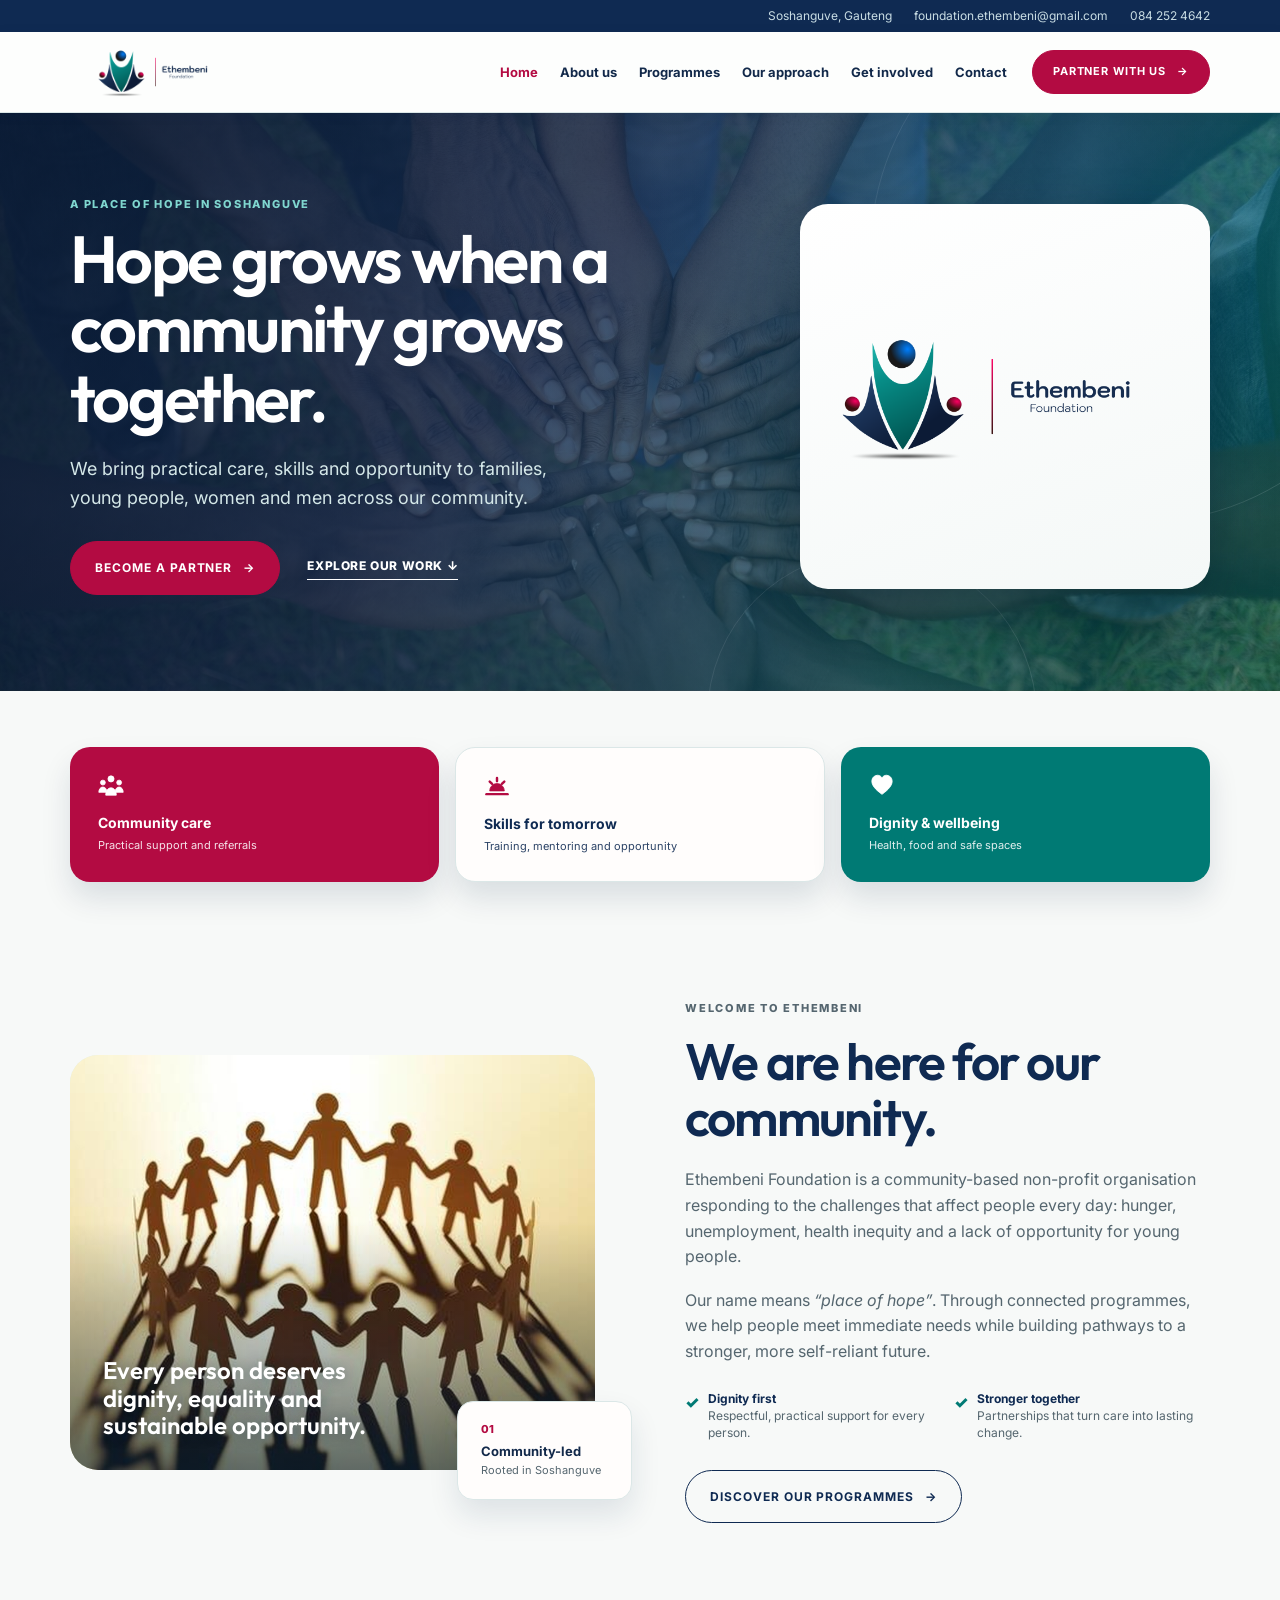
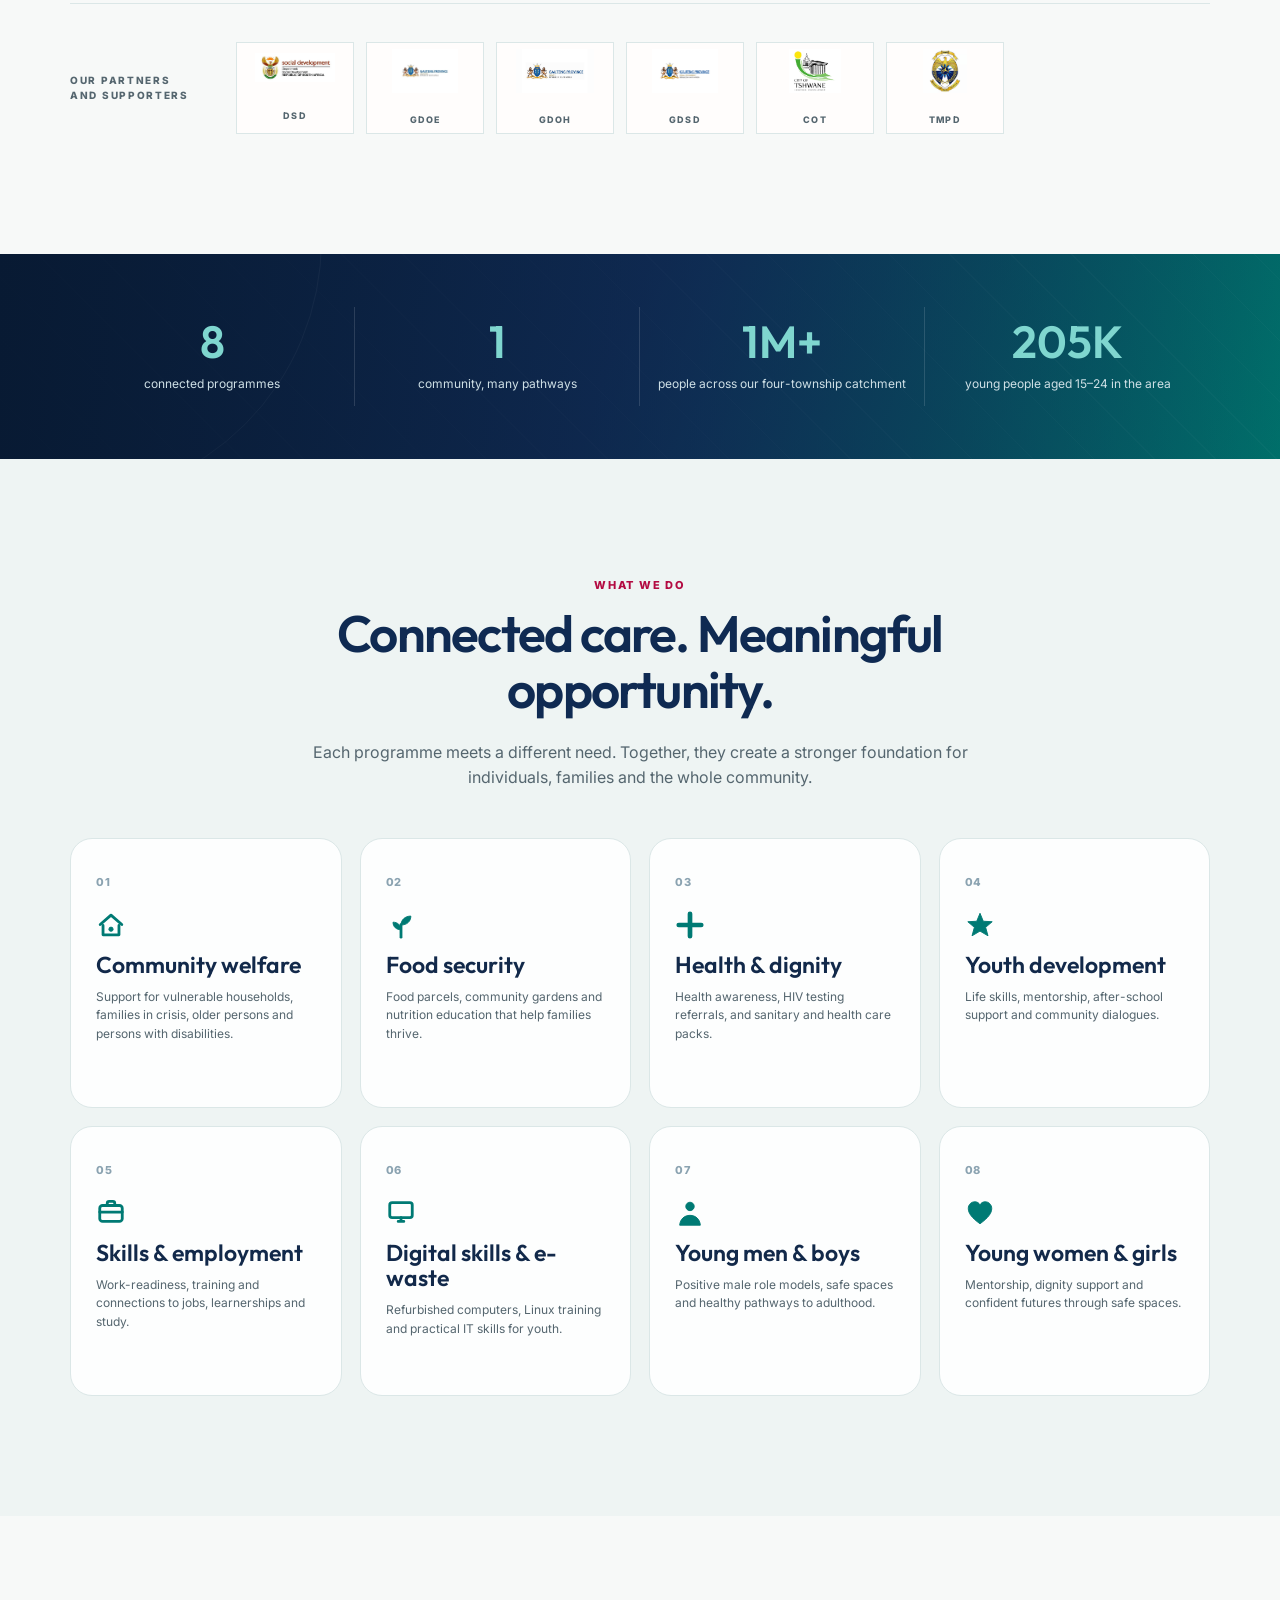
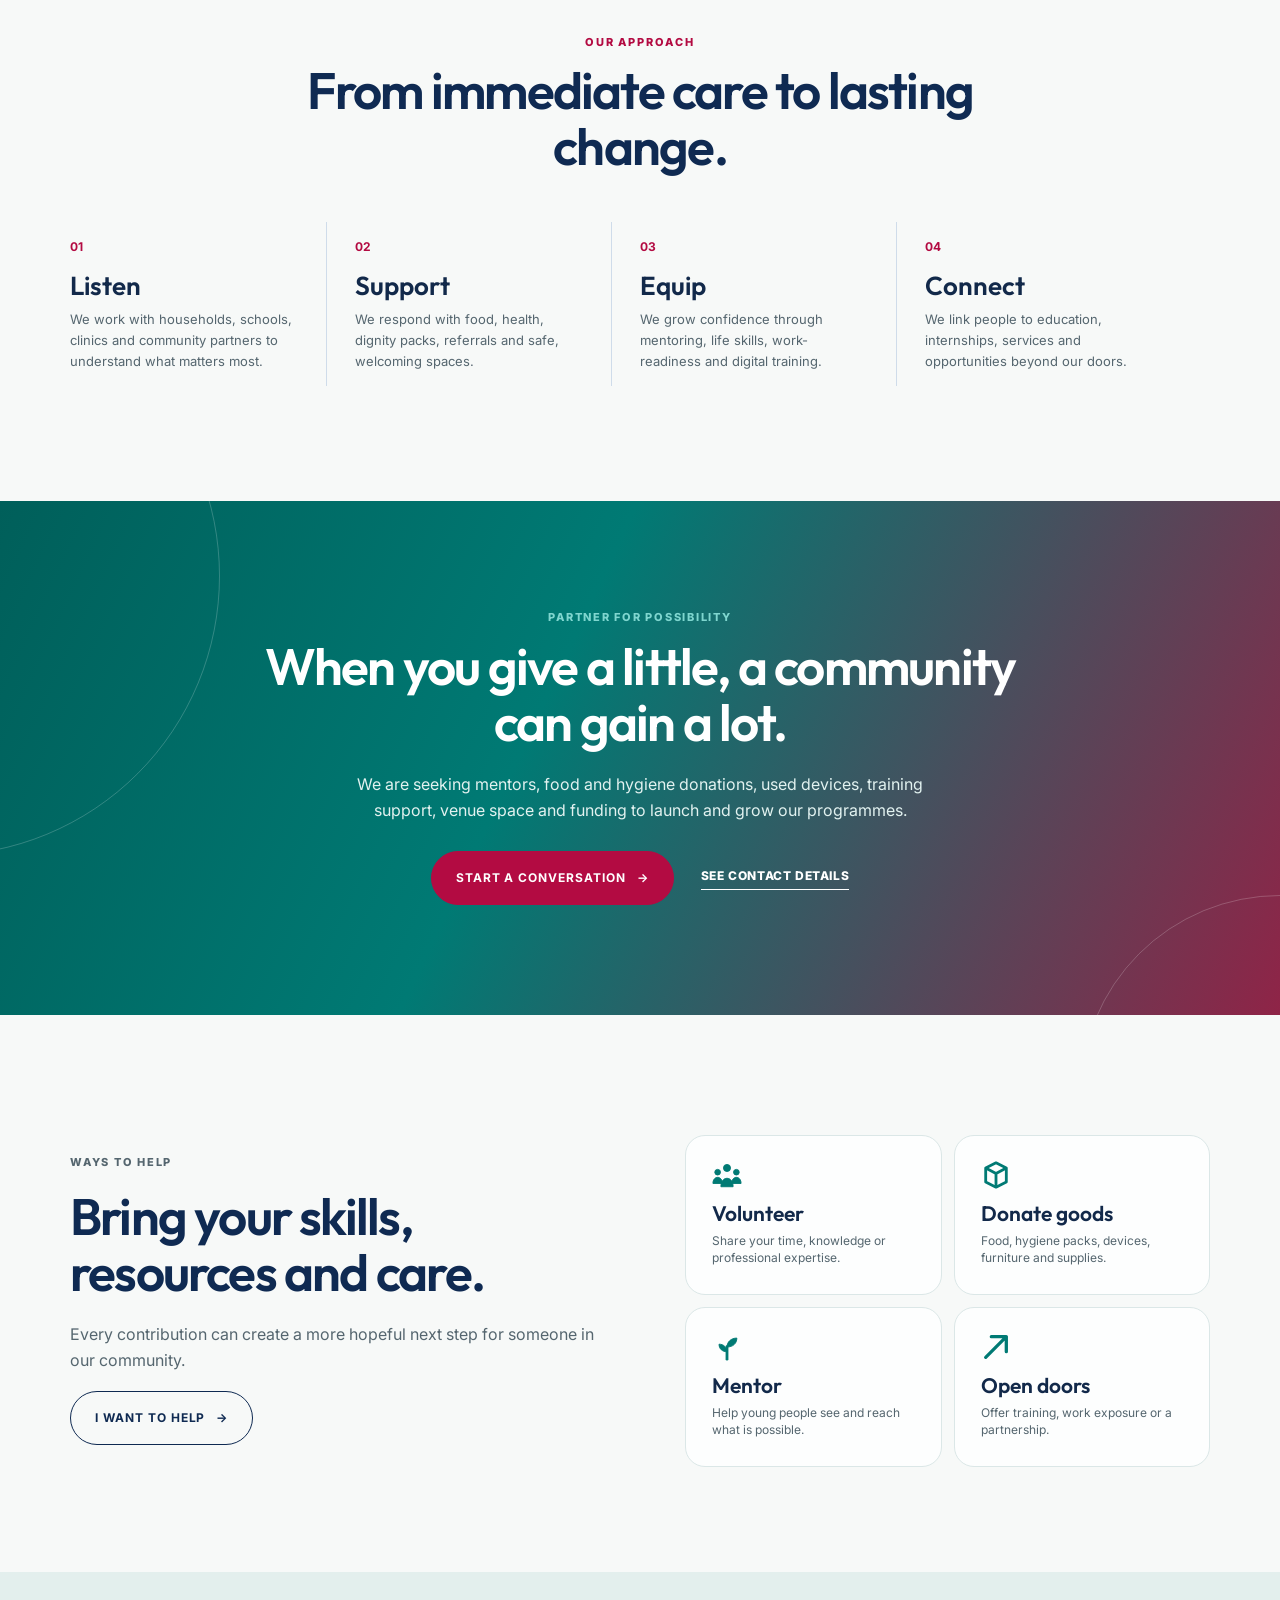
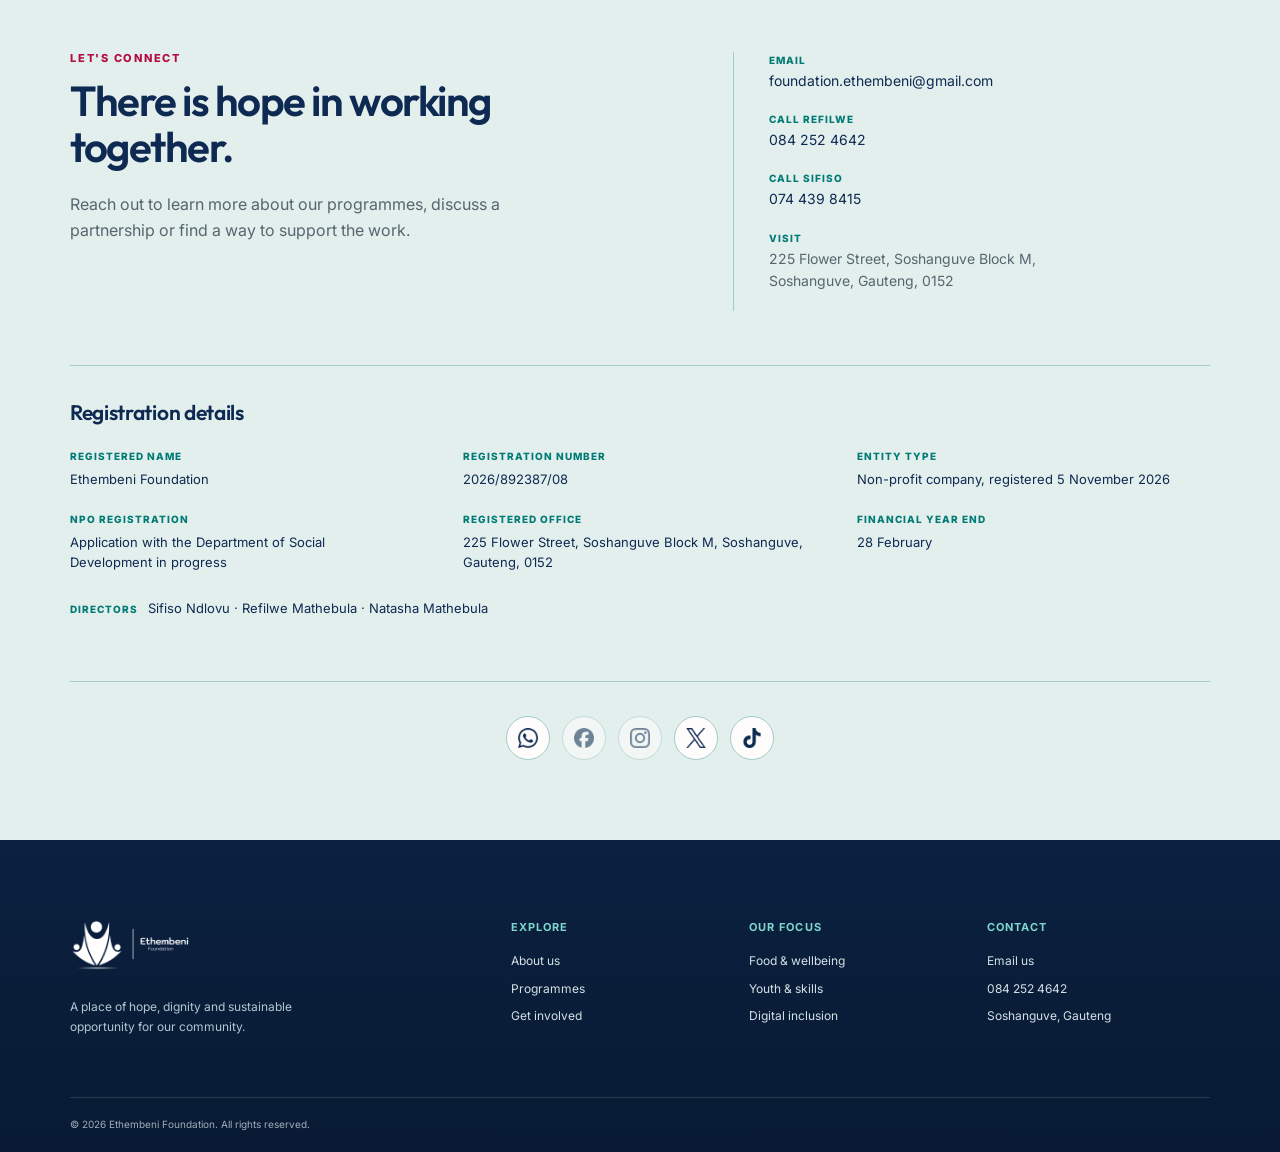
<file: index.html>
<!doctype html>
<html lang="en">
<head>
  <meta charset="utf-8">
  <meta name="viewport" content="width=device-width, initial-scale=1">
  <meta name="description" content="Ethembeni Foundation — a place of hope for communities in Soshanguve.">
  <meta name="theme-color" content="#0f2a52">
  <title>Ethembeni Foundation | A place of hope</title>
  <link rel="preconnect" href="https://fonts.googleapis.com">
  <link rel="preconnect" href="https://fonts.gstatic.com" crossorigin>
  <link href="https://fonts.googleapis.com/css2?family=Inter:wght@400;500;600;700;800&family=Outfit:wght@500;600;700;800&display=swap" rel="stylesheet">
  <link rel="stylesheet" href="style.css">
  <script>document.documentElement.classList.add('js');</script>
</head>
<body>
  <a class="skip-link" href="#main">Skip to content</a>

  <svg class="logo-sprite" aria-hidden="true" focusable="false" width="0" height="0">
    <symbol id="mark-rise" viewBox="0 0 64 64"><path d="M14 44a18 18 0 0 1 36 0Z"/><path d="M6 52h52" fill="none" stroke="currentColor" stroke-width="6" stroke-linecap="round"/><path d="M32 20v-8M20 27l-6-6M44 27l6-6" fill="none" stroke="currentColor" stroke-width="6" stroke-linecap="round"/></symbol>
    <symbol id="mark-sprout" viewBox="0 0 64 64"><path d="M32 58V31" fill="none" stroke="currentColor" stroke-width="6" stroke-linecap="round"/><path d="M32 32c0-11 9-19 21-19 0 12-9 19-21 19Z"/><path d="M32 42c0-9-7-16-17-16 0 10 7 16 17 16Z"/></symbol>
    <symbol id="mark-people" viewBox="0 0 64 64"><circle cx="32" cy="17" r="7.5"/><path d="M19 57c0-11 5.8-18 13-18s13 7 13 18Z"/><circle cx="12" cy="26" r="6"/><path d="M2 50c0-8 4.5-13 10-13s10 5 10 13Z"/><circle cx="52" cy="26" r="6"/><path d="M42 50c0-8 4.5-13 10-13s10 5 10 13Z"/></symbol>
    <symbol id="mark-home" viewBox="0 0 64 64"><path d="M9 31 32 11l23 20" fill="none" stroke="currentColor" stroke-width="6" stroke-linecap="round" stroke-linejoin="round"/><path d="M15 33v20h34V33" fill="none" stroke="currentColor" stroke-width="6" stroke-linecap="round" stroke-linejoin="round"/><circle cx="32" cy="41" r="4.5"/></symbol>
    <symbol id="mark-heart" viewBox="0 0 64 64"><path d="M32 55C14 42 7 32 7 22.5 7 14 13.5 8 21 8c5 0 8.6 2.6 11 6.5C34.4 10.6 38 8 43 8c7.5 0 14 6 14 14.5C57 32 50 42 32 55Z"/></symbol>
    <symbol id="mark-star" viewBox="0 0 64 64"><path d="M32 7l7 17 19 1-14 12 5 18-17-10-17 10 5-18L6 25l19-1Z"/></symbol>
    <symbol id="mark-plus" viewBox="0 0 64 64"><path d="M32 8v48M8 32h48" fill="none" stroke="currentColor" stroke-width="10" stroke-linecap="round"/></symbol>
    <symbol id="mark-briefcase" viewBox="0 0 64 64"><rect x="8" y="16" width="48" height="34" rx="6" fill="none" stroke="currentColor" stroke-width="6"/><path d="M24 16v-5a4 4 0 0 1 4-4h8a4 4 0 0 1 4 4v5M8 30h48" fill="none" stroke="currentColor" stroke-width="6" stroke-linecap="round"/></symbol>
    <symbol id="mark-monitor" viewBox="0 0 64 64"><rect x="8" y="10" width="48" height="32" rx="5" fill="none" stroke="currentColor" stroke-width="6"/><path d="M26 50h12M32 42v8" fill="none" stroke="currentColor" stroke-width="6" stroke-linecap="round"/></symbol>
    <symbol id="mark-user" viewBox="0 0 64 64"><circle cx="32" cy="18" r="9"/><path d="M10 58c1-13 10-21 22-21s21 8 22 21Z"/></symbol>
    <symbol id="mark-box" viewBox="0 0 64 64"><path d="M32 6l22 11v30L32 58 10 47V17Z" fill="none" stroke="currentColor" stroke-width="6" stroke-linejoin="round"/><path d="M10 17l22 12 22-12M32 29v29" fill="none" stroke="currentColor" stroke-width="6" stroke-linejoin="round"/></symbol>
    <symbol id="mark-arrow" viewBox="0 0 64 64"><path d="M10 54 54 10M22 10h32v32" fill="none" stroke="currentColor" stroke-width="7" stroke-linecap="round" stroke-linejoin="round"/></symbol>
  </svg>
  <div class="utility-bar"><div class="shell utility-content"><span>Soshanguve, Gauteng</span><a href="mailto:foundation.ethembeni@gmail.com">foundation.ethembeni@gmail.com</a><a href="tel:+27842524642">084 252 4642</a></div></div>

  <header class="site-header" id="top">
    <div class="shell nav-wrap">
      <a class="brand" href="#top" aria-label="Ethembeni Foundation home"><img src="assets/ethembeni-foundation-logo.png" alt="Ethembeni Foundation"></a>
      <button class="menu-toggle" aria-expanded="false" aria-controls="primary-nav"><span></span><span></span><span></span><span class="sr-only">Open navigation</span></button>
      <nav id="primary-nav" class="primary-nav" aria-label="Primary navigation">
        <a class="active" href="#home">Home</a><a href="#about">About us</a><a href="#programmes">Programmes</a><a href="#impact">Our approach</a><a href="#get-involved">Get involved</a><a href="#contact">Contact</a>
      </nav>
      <a class="button button-small header-cta" href="#get-involved">Partner with us <span aria-hidden="true">→</span></a>
    </div>
  </header>

  <main id="main">
    <section class="hero" id="home">
      <div class="hero-pattern pattern-one"></div><div class="hero-pattern pattern-two"></div>
      <div class="shell hero-grid">
        <div class="hero-copy"><p class="eyebrow light">A place of hope in Soshanguve</p><h1>Hope grows when a community grows together.</h1><p class="hero-text">We bring practical care, skills and opportunity to families, young people, women and men across our community.</p><div class="hero-actions"><a class="button" href="#get-involved">Become a partner <span aria-hidden="true">→</span></a><a class="text-link light" href="#programmes">Explore our work <span aria-hidden="true">↓</span></a></div></div>
        <div class="hero-art"><img class="hero-logo" src="assets/ethembeni-foundation-logo.png" alt="Ethembeni Foundation — place of hope" width="2400" height="1200"></div>
      </div>
    </section>

    <div class="hero-cards shell">
      <a href="#programmes" class="focus-card focus-crimson"><svg class="focus-icon" viewBox="0 0 64 64" aria-hidden="true"><use href="#mark-people"></use></svg><strong>Community care</strong><small>Practical support and referrals</small></a>
      <a href="#programmes" class="focus-card focus-cream"><svg class="focus-icon" viewBox="0 0 64 64" aria-hidden="true"><use href="#mark-rise"></use></svg><strong>Skills for tomorrow</strong><small>Training, mentoring and opportunity</small></a>
      <a href="#programmes" class="focus-card focus-teal"><svg class="focus-icon" viewBox="0 0 64 64" aria-hidden="true"><use href="#mark-heart"></use></svg><strong>Dignity & wellbeing</strong><small>Health, food and safe spaces</small></a>
    </div>

    <section class="intro section" id="about"><div class="shell split-grid"><div class="photo-card reveal"><div class="photo-art"><img class="photo-img" src="assets/teamwork.jpg" alt="Members of the Ethembeni Foundation team working together" width="1284" height="700" loading="lazy" decoding="async"><div class="photo-quote">Every person deserves dignity, equality and sustainable opportunity.</div></div><div class="tag-card"><span>01</span><strong>Community-led</strong><small>Rooted in Soshanguve</small></div></div><div class="section-copy reveal"><p class="eyebrow">Welcome to Ethembeni</p><h2>We are here for our community.</h2><p>Ethembeni Foundation is a community-based non-profit organisation responding to the challenges that affect people every day: hunger, unemployment, health inequity and a lack of opportunity for young people.</p><p>Our name means <em>“place of hope”</em>. Through connected programmes, we help people meet immediate needs while building pathways to a stronger, more self-reliant future.</p><div class="value-list"><div><span>✓</span><p><strong>Dignity first</strong><br>Respectful, practical support for every person.</p></div><div><span>✓</span><p><strong>Stronger together</strong><br>Partnerships that turn care into lasting change.</p></div></div><a class="button button-outline" href="#programmes">Discover our programmes <span aria-hidden="true">→</span></a></div></div><div class="shell partner-panel"><p>Our partners and supporters</p><ul class="partner-marks" aria-label="Partner and supporter logos"><li><img src="assets/logo-dsd.jpg" alt="Department of Social Development logo" loading="lazy" decoding="async"><span>DSD</span></li><li><img src="assets/logo_gdoe.jpg" alt="Gauteng Department of Education logo" loading="lazy" decoding="async"><span>GDoE</span></li><li><img src="assets/logo_gdoh.jpg" alt="Gauteng Department of Health logo" loading="lazy" decoding="async"><span>GDoH</span></li><li><img src="assets/logo_gdsd.png" alt="Gauteng Department of Social Development logo" loading="lazy" decoding="async"><span>GDSD</span></li><li><img src="assets/logo_tmo.png" alt="City of Tshwane Municipality logo" loading="lazy" decoding="async"><span>CoT</span></li><li><img src="assets/logo_tmpd.jpg" alt="Tshwane Metro Police Department logo" loading="lazy" decoding="async"><span>TMPD</span></li></ul></div></section>
    <section class="numbers"><div class="numbers-overlay"></div><div class="shell number-grid"><div><strong>8</strong><span>connected programmes</span></div><div><strong>1</strong><span>community, many pathways</span></div><div><strong>1M+</strong><span>people across our four-township catchment</span></div><div><strong>205K</strong><span>young people aged 15–24 in the area</span></div></div></section>

    <section class="section programmes" id="programmes"><div class="shell"><div class="section-heading centered reveal"><p class="eyebrow">What we do</p><h2>Connected care. Meaningful opportunity.</h2><p>Each programme meets a different need. Together, they create a stronger foundation for individuals, families and the whole community.</p></div><div class="programme-grid">
      <article class="programme-card reveal"><span class="programme-number">01</span><svg class="programme-icon" viewBox="0 0 64 64" aria-hidden="true"><use href="#mark-home"></use></svg><h3>Community welfare</h3><p>Support for vulnerable households, families in crisis, older persons and persons with disabilities.</p></article>
      <article class="programme-card reveal"><span class="programme-number">02</span><svg class="programme-icon" viewBox="0 0 64 64" aria-hidden="true"><use href="#mark-sprout"></use></svg><h3>Food security</h3><p>Food parcels, community gardens and nutrition education that help families thrive.</p></article>
      <article class="programme-card reveal"><span class="programme-number">03</span><svg class="programme-icon" viewBox="0 0 64 64" aria-hidden="true"><use href="#mark-plus"></use></svg><h3>Health & dignity</h3><p>Health awareness, HIV testing referrals, and sanitary and health care packs.</p></article>
      <article class="programme-card reveal"><span class="programme-number">04</span><svg class="programme-icon" viewBox="0 0 64 64" aria-hidden="true"><use href="#mark-star"></use></svg><h3>Youth development</h3><p>Life skills, mentorship, after-school support and community dialogues.</p></article>
      <article class="programme-card reveal"><span class="programme-number">05</span><svg class="programme-icon" viewBox="0 0 64 64" aria-hidden="true"><use href="#mark-briefcase"></use></svg><h3>Skills & employment</h3><p>Work-readiness, training and connections to jobs, learnerships and study.</p></article>
      <article class="programme-card reveal"><span class="programme-number">06</span><svg class="programme-icon" viewBox="0 0 64 64" aria-hidden="true"><use href="#mark-monitor"></use></svg><h3>Digital skills & e-waste</h3><p>Refurbished computers, Linux training and practical IT skills for youth.</p></article>
      <article class="programme-card reveal"><span class="programme-number">07</span><svg class="programme-icon" viewBox="0 0 64 64" aria-hidden="true"><use href="#mark-user"></use></svg><h3>Young men & boys</h3><p>Positive male role models, safe spaces and healthy pathways to adulthood.</p></article>
      <article class="programme-card reveal"><span class="programme-number">08</span><svg class="programme-icon" viewBox="0 0 64 64" aria-hidden="true"><use href="#mark-heart"></use></svg><h3>Young women & girls</h3><p>Mentorship, dignity support and confident futures through safe spaces.</p></article>
    </div></div></section>

    <section class="journey section" id="impact"><div class="shell"><div class="section-heading centered reveal"><p class="eyebrow">Our approach</p><h2>From immediate care to lasting change.</h2></div><div class="journey-grid"><article class="journey-step reveal"><span>01</span><h3>Listen</h3><p>We work with households, schools, clinics and community partners to understand what matters most.</p></article><article class="journey-step reveal"><span>02</span><h3>Support</h3><p>We respond with food, health, dignity packs, referrals and safe, welcoming spaces.</p></article><article class="journey-step reveal"><span>03</span><h3>Equip</h3><p>We grow confidence through mentoring, life skills, work-readiness and digital training.</p></article><article class="journey-step reveal"><span>04</span><h3>Connect</h3><p>We link people to education, internships, services and opportunities beyond our doors.</p></article></div></div></section>

    <section class="partner-callout" id="get-involved"><div class="partner-orbit orbit-one"></div><div class="partner-orbit orbit-two"></div><div class="shell partner-content reveal"><p class="eyebrow light">Partner for possibility</p><h2>When you give a little, a community can gain a lot.</h2><p>We are seeking mentors, food and hygiene donations, used devices, training support, venue space and funding to launch and grow our programmes.</p><div class="partner-actions"><a class="button" href="mailto:foundation.ethembeni@gmail.com?subject=Partnership%20with%20Ethembeni%20Foundation">Start a conversation <span aria-hidden="true">→</span></a><a class="text-link light" href="#contact">See contact details</a></div></div></section>

    <section class="section involvement"><div class="shell split-grid"><div class="section-copy reveal"><p class="eyebrow">Ways to help</p><h2>Bring your skills, resources and care.</h2><p>Every contribution can create a more hopeful next step for someone in our community.</p><a class="button button-outline" href="mailto:foundation.ethembeni@gmail.com?subject=I%20would%20like%20to%20help">I want to help <span aria-hidden="true">→</span></a></div><div class="help-grid reveal"><article><svg viewBox="0 0 64 64" aria-hidden="true"><use href="#mark-people"></use></svg><h3>Volunteer</h3><p>Share your time, knowledge or professional expertise.</p></article><article><svg viewBox="0 0 64 64" aria-hidden="true"><use href="#mark-box"></use></svg><h3>Donate goods</h3><p>Food, hygiene packs, devices, furniture and supplies.</p></article><article><svg viewBox="0 0 64 64" aria-hidden="true"><use href="#mark-sprout"></use></svg><h3>Mentor</h3><p>Help young people see and reach what is possible.</p></article><article><svg viewBox="0 0 64 64" aria-hidden="true"><use href="#mark-arrow"></use></svg><h3>Open doors</h3><p>Offer training, work exposure or a partnership.</p></article></div></div></section>

    <section class="contact-section" id="contact"><div class="shell contact-panel"><div><p class="eyebrow">Let's connect</p><h2>There is hope in working together.</h2><p>Reach out to learn more about our programmes, discuss a partnership or find a way to support the work.</p></div><div class="contact-details"><a href="mailto:foundation.ethembeni@gmail.com"><span>Email</span>foundation.ethembeni@gmail.com</a><a href="tel:+27842524642"><span>Call Refilwe</span>084 252 4642</a><a href="tel:+27744398415"><span>Call Sifiso</span>074 439 8415</a><p><span>Visit</span>225 Flower Street, Soshanguve Block M,<br>Soshanguve, Gauteng, 0152</p></div></div>    <div class="shell registration">
      <h3>Registration details</h3>
      <dl class="registration-list">
        <div>
          <dt>Registered name</dt>
          <dd>Ethembeni Foundation</dd>
        </div>
        <div>
          <dt>Registration number</dt>
          <dd>2026/892387/08</dd>
        </div>
        <div>
          <dt>Entity type</dt>
          <dd>Non-profit company, registered 5 November 2026</dd>
        </div>
        <div>
          <dt>NPO registration</dt>
          <dd>Application with the Department of Social Development in progress</dd>
        </div>
        <div>
          <dt>Registered office</dt>
          <dd>225 Flower Street, Soshanguve Block M, Soshanguve, Gauteng, 0152</dd>
        </div>
        <div>
          <dt>Financial year end</dt>
          <dd>28 February</dd>
        </div>
      </dl>
      <p class="registration-directors"><span>Directors</span>Sifiso Ndlovu &middot; Refilwe Mathebula &middot; Natasha Mathebula</p>
    </div>

    <div class="shell social-row">
      <!-- Facebook and Instagram accounts do not exist yet: shown as muted, non-clickable
           placeholders. When the accounts are live, swap each <span> for
           <a class="social-link" href="..." target="_blank" rel="noopener" aria-label="...">. -->
      <ul class="social-list">
        <li><a class="social-link" href="https://wa.me/27842524642" target="_blank" rel="noopener" aria-label="Chat with Ethembeni Foundation on WhatsApp" title="WhatsApp 084 252 4642"><img class="social-icon" src="assets/social-whatsapp.png" alt="" width="20" height="20" decoding="async"></a></li>
        <li><span class="social-link is-coming-soon" role="img" aria-label="Facebook account coming soon" title="Facebook — coming soon"><img class="social-icon" src="assets/social-facebook.png" alt="" width="20" height="20" decoding="async"></span></li>
        <li><span class="social-link is-coming-soon" role="img" aria-label="Instagram account coming soon" title="Instagram — coming soon"><img class="social-icon" src="assets/social-instagram.png" alt="" width="20" height="20" decoding="async"></span></li>
        <li><a class="social-link" href="https://x.com/ethembeni_" target="_blank" rel="noopener" aria-label="Ethembeni Foundation on X"><img class="social-icon" src="assets/social-x.png" alt="" width="20" height="20" decoding="async"></a></li>
        <li><a class="social-link" href="https://www.tiktok.com/@ethembenifoundation" target="_blank" rel="noopener" aria-label="Ethembeni Foundation on TikTok"><img class="social-icon" src="assets/social-tiktok.png" alt="" width="20" height="20" decoding="async"></a></li>
      </ul>
    </div></section>
  </main>

  <footer><div class="shell footer-grid"><div><img class="footer-logo" src="assets/ethembeni-foundation-logo.png" alt="Ethembeni Foundation"><p>A place of hope, dignity and sustainable opportunity for our community.</p></div><div><h3>Explore</h3><a href="#about">About us</a><a href="#programmes">Programmes</a><a href="#get-involved">Get involved</a></div><div><h3>Our focus</h3><a href="#programmes">Food & wellbeing</a><a href="#programmes">Youth & skills</a><a href="#programmes">Digital inclusion</a></div><div><h3>Contact</h3><a href="mailto:foundation.ethembeni@gmail.com">Email us</a><a href="tel:+27842524642">084 252 4642</a><a href="#contact">Soshanguve, Gauteng</a></div></div><div class="shell footer-bottom"><span>© <span id="year"></span> Ethembeni Foundation. All rights reserved.</span></div></footer>
  <script src="script.js"></script>
</body>
</html>
</file>
<file: style.css>
/* ==========================================================================
   Ethembeni Foundation — stylesheet
   Palette is derived from the logo: navy, teal, crimson and blue.
   ========================================================================== */

:root {
  color-scheme:light;
  --navy:#0f2a52;
  --navy-deep:#081a33;
  --navy-mid:#123a63;
  --teal:#007a74;
  --teal-deep:#005f5a;
  --teal-light:#7fd6cf;
  --crimson:#b30b42;
  --crimson-deep:#8f0a35;
  --blue:#0a5fb4;
  --blue-soft:#e8f1fb;
  --cream:#eef6f5;
  --paper:#fdfefd;
  --ink:#12294a;
  --muted:#55666f;
  --line:#dbe7e7;
  --btn-radius:999px;
  --serif:'Outfit','Inter',Arial,sans-serif;
  --sans:'Inter',Arial,Helvetica,sans-serif;
}

* {
  box-sizing:border-box;
}

html {
  scroll-behavior:smooth;
  scroll-padding-top:92px;
}

body {
  margin:0;
  color:var(--ink);
  background-color:#f7f9f8;
  font-family:var(--sans);
  font-size:16px;
  line-height:1.6;
}

a:focus-visible,
button:focus-visible {
  outline:3px solid var(--blue);
  outline-offset:3px;
}

.shell {
  width:min(1140px,calc(100% - 40px));
  margin:auto;
}

.sr-only,.skip-link:not(:focus) {
  position:absolute;
  width:1px;
  height:1px;
  overflow:hidden;
  clip:rect(0,0,0,0);
  white-space:nowrap;
}

.skip-link:focus {
  position:fixed;
  top:10px;
  left:10px;
  z-index:99;
  background:var(--navy);
  padding:10px;
  color:#fff;
}

.utility-bar {
  background:var(--navy);
  color:#c9dde4;
  font-size:12px;
}

.utility-content {
  height:32px;
  display:flex;
  justify-content:flex-end;
  align-items:center;
  gap:22px;
}

.utility-bar a {
  color:inherit;
  text-decoration:none;
}

.utility-bar a:hover {
  color:var(--teal-light);
}

.site-header {
  background:#fdfefd;
  position:sticky;
  top:0;
  z-index:20;
  border-bottom:1px solid var(--line);
  box-shadow:0 2px 12px #0f2a5214;
}

.nav-wrap {
  height:80px;
  display:flex;
  align-items:center;
  gap:25px;
}

.brand {
  width:180px;
  height:64px;
  display:flex;
  align-items:center;
}

.brand img {
  width:100%;
  height:100%;
  object-fit:contain;
}

.primary-nav {
  display:flex;
  align-items:center;
  gap:22px;
  margin-left:auto;
}

.primary-nav a {
  color:var(--ink);
  font-size:13px;
  font-weight:700;
  text-decoration:none;
}

.primary-nav a:hover,.primary-nav a.active {
  color:var(--crimson);
}

.button {
  display:inline-flex;
  align-items:center;
  gap:11px;
  background:var(--crimson);
  color:#fff;
  text-transform:uppercase;
  font-size:12px;
  letter-spacing:.08em;
  font-weight:700;
  text-decoration:none;
  padding:16px 24px;
  border:1px solid var(--crimson);
  border-radius:var(--btn-radius);
  transition:.25s;
}

.button:hover {
  background:var(--crimson-deep);
  transform:translateY(-2px);
}

.button-small {
  padding:12px 20px;
  font-size:11px;
}

.button-outline {
  background:transparent;
  color:var(--navy);
  border-color:var(--navy);
}

.button-outline:hover {
  background:var(--navy);
  color:#fff;
}

.menu-toggle {
  display:none;
  background:none;
  border:0;
  padding:8px;
  cursor:pointer;
}

.menu-toggle span:not(.sr-only) {
  display:block;
  width:24px;
  height:2px;
  background:var(--navy);
  margin:5px;
}

.hero {
  background-color:#0b1f3f;
  background-image:
    linear-gradient(128deg,#0b1f3fc4 0%,#0f2a52ad 42%,#00706b8a 78%,#007a7466 100%),
    url("assets/communityhands.jpg");
  background-size:cover;
  background-position:center;
  background-repeat:no-repeat;
  min-height:560px;
  color:white;
  position:relative;
  overflow:hidden;
  padding:85px 0 96px;
}

.hero:after {
  content:'';
  position:absolute;
  inset:0;
  background:
    radial-gradient(720px 520px at 88% 12%,#0a5fb440,transparent 70%),
    linear-gradient(90deg,#081a3399 0%,#0b244566 42%,#007a740f 100%);
  pointer-events:none;
}

.hero-grid {
  display:grid;
  grid-template-columns:1.05fr .95fr;
  min-height:378px;
  align-items:center;
  position:relative;
  z-index:1;
}

.hero-copy {
  max-width:620px;
}

.eyebrow {
  font-size:11px;
  line-height:1.2;
  font-weight:800;
  letter-spacing:.16em;
  text-transform:uppercase;
  color:var(--crimson);
  margin:0 0 13px;
}

.eyebrow.light {
  color:var(--teal-light);
}

.hero h1 {
  font-family:var(--serif);
  font-weight:600;
  font-size:clamp(42px,5.2vw,71px);
  line-height:1.04;
  letter-spacing:-.04em;
  margin:0 0 23px;
}

.hero-text {
  font-size:18px;
  max-width:520px;
  color:#d5e8e9;
  margin:0 0 29px;
}

.hero-actions,.partner-actions {
  display:flex;
  align-items:center;
  gap:27px;
}

.text-link {
  font-size:12px;
  font-weight:800;
  text-transform:uppercase;
  letter-spacing:.05em;
  color:var(--navy);
  text-decoration:none;
  border-bottom:1px solid currentColor;
  padding-bottom:3px;
}

.text-link.light {
  color:#fff;
}

.hero-pattern {
  position:absolute;
  border:1px solid #ffffff22;
  border-radius:50%;
}

.pattern-one {
  width:540px;
  height:540px;
  right:-130px;
  top:-130px;
}

.pattern-two {
  width:330px;
  height:330px;
  right:19%;
  bottom:-190px;
}

.hero-art {
  width:410px;
  height:385px;
  justify-self:end;
  position:relative;
  overflow:hidden;
  background:linear-gradient(160deg,#ffffff,#f4f8f7);
  border-radius:28px;
  box-shadow:0 30px 60px #05142666;
  display:grid;
  place-items:center;
  padding:36px;
}

.hero-art {
  max-width:100%;
}

.hero-logo {
  display:block;
  width:100%;
  max-width:358px;
  height:auto;
}

/* Hero entrance: the mark arrives from the right, then the copy follows from
   the left — heading first, then the smaller text beneath it. */
@keyframes hero-in-right {
  from {
    opacity:0;
    transform:translateX(50px);
  }
  to {
    opacity:1;
    transform:none;
  }
}

@keyframes hero-in-left {
  from {
    opacity:0;
    transform:translateX(-35px);
  }
  to {
    opacity:1;
    transform:none;
  }
}

.hero-art {
  animation:hero-in-right .8s cubic-bezier(.22,.75,.28,1) .1s both;
}

.hero .eyebrow {
  animation:hero-in-left .6s cubic-bezier(.22,.75,.28,1) .15s both;
}

.hero h1 {
  animation:hero-in-left .7s cubic-bezier(.22,.75,.28,1) .25s both;
}

.hero-text {
  animation:hero-in-left .7s cubic-bezier(.22,.75,.28,1) .4s both;
}

.hero-actions {
  animation:hero-in-left .7s cubic-bezier(.22,.75,.28,1) .55s both;
}

.sun {
  position:absolute;
  width:126px;
  height:126px;
  background:#1470c8;
  border-radius:50%;
  right:58px;
  top:49px;
}

.hill {
  position:absolute;
  border-radius:50%;
  background:var(--teal-deep);
}

.hill-back {
  width:460px;
  height:260px;
  bottom:-134px;
  left:30px;
  background:#0f8b83;
}

.hill-front {
  width:370px;
  height:170px;
  bottom:-87px;
  left:-45px;
  background:#08514c;
}

.person {
  position:absolute;
  bottom:70px;
  z-index:2;
}

.person i {
  display:block;
  width:40px;
  height:40px;
  border-radius:50%;
  margin:auto;
  background:var(--navy-deep);
}

.person b {
  display:block;
  width:75px;
  height:125px;
  border-radius:50% 50% 15px 15px;
  background:var(--crimson);
}

.person-left {
  left:76px;
  transform:scale(.88);
}

.person-left b {
  background:var(--blue);
}

.person-center {
  left:170px;
}

.person-center b {
  background:var(--crimson);
}

.person-right {
  right:61px;
  transform:scale(.78);
}

.person-right b {
  background:#eaf5f4;
}

.leaf {
  position:absolute;
  font-size:70px;
  color:#075f59;
  line-height:1;
}

.leaf-one {
  left:20px;
  top:58px;
}

.leaf-two {
  right:12px;
  top:187px;
  color:var(--crimson);
}

.art-caption {
  position:absolute;
  z-index:3;
  bottom:22px;
  left:35px;
  color:#fff;
  line-height:1;
}

.art-caption strong {
  display:block;
  font-size:13px;
  letter-spacing:.19em;
}

.art-caption span {
  font-family:var(--serif);
  font-size:19px;
}

.hero-cards {
  display:grid;
  grid-template-columns:repeat(3,1fr);
  gap:16px;
  margin:56px auto 0;
}

.focus-card {
  min-height:124px;
  padding:25px 28px;
  text-decoration:none;
  color:#fff;
  border-radius:20px;
  transition:transform .25s ease,box-shadow .25s ease;
  box-shadow:0 16px 30px #0b25401f;
}

.focus-card:hover {
  transform:translateY(-6px);
  box-shadow:0 24px 44px #0b254033;
}

.focus-crimson {
  background:var(--crimson);
}

.focus-cream {
  background:#fffdfc;
  color:var(--navy);
  border:1px solid var(--line);
}

.focus-teal {
  background:var(--teal);
}

.focus-icon {
  display:block;
  width:26px;
  height:26px;
  margin-bottom:14px;
  fill:currentColor;
  stroke:currentColor;
  stroke-width:2;
}

.focus-cream .focus-icon {
  color:var(--crimson);
}

.focus-card strong,.focus-card small {
  display:block;
}

.focus-card strong {
  font-size:14px;
  margin-top:3px;
}

.focus-card small {
  font-size:11px;
  opacity:.88;
  margin-top:3px;
}

/* --------------------------------------------------------------------------
   Partner and supporter marks (original SVG artwork, defined in index.html)
   -------------------------------------------------------------------------- */

.logo-sprite {
  position:absolute;
  width:0;
  height:0;
  overflow:hidden;
}

.partner-marks {
  display:flex;
  flex-wrap:wrap;
  align-items:center;
  gap:24px;
  list-style:none;
  margin:0;
  padding:0;
}

.partner-marks img {
  display:block;
  max-width:72px;
  max-height:40px;
  width:auto;
  height:auto;
  object-fit:contain;
}

.partner-marks span {
  display:block;
  margin-top:8px;
  font-size:9px;
  font-weight:800;
  letter-spacing:.12em;
  text-transform:uppercase;
  color:var(--muted);
}

.partner-panel {
  display:flex;
  flex-wrap:wrap;
  align-items:center;
  gap:22px 34px;
  margin-top:80px;
  padding-top:38px;
  border-top:1px solid var(--line);
}

.partner-panel>p {
  margin:0;
  max-width:132px;
  font-size:10px;
  font-weight:800;
  line-height:1.5;
  letter-spacing:.17em;
  text-transform:uppercase;
  color:var(--muted);
}

.partner-panel .partner-marks {
  gap:12px;
  flex:1;
}

.partner-panel .partner-marks li {
  width:118px;
  height:92px;
  display:grid;
  place-items:center;
  background:#fffdfc;
  border:1px solid var(--line);
  transition:.25s;
}

.partner-panel .partner-marks li:hover {
  border-color:#bfdedb;
  box-shadow:0 8px 18px #0f2a5214;
  transform:translateY(-2px);
}

.partner-panel .partner-marks img {
  max-width:80px;
  max-height:44px;
}

.section {
  padding:120px 0;
}

.split-grid {
  display:grid;
  grid-template-columns:1fr 1fr;
  gap:90px;
  align-items:center;
}

.section-copy h2,.section-heading h2,.partner-content h2,.contact-panel h2 {
  font:600 clamp(35px,4vw,52px)/1.1 var(--serif);
  letter-spacing:-.035em;
  margin:0 0 22px;
  color:var(--navy);
}

.section-copy>p {
  color:var(--muted);
  margin:0 0 18px;
}

.photo-card {
  position:relative;
  height:415px;
}

.photo-art {
  height:100%;
  background:linear-gradient(155deg,#e0f1ef,#c8e5e2 65%,#a9d6d2);
  position:relative;
  overflow:hidden;
  border-radius:28px;
}

.photo-img {
  position:absolute;
  inset:0;
  display:block;
  width:100%;
  height:100%;
  object-fit:cover;
}

.photo-art:after {
  content:'';
  position:absolute;
  inset:auto 0 0 0;
  height:60%;
  background:linear-gradient(0deg,#04213a99,transparent);
  pointer-events:none;
}

.photo-quote {
  position:absolute;
  left:33px;
  right:26px;
  bottom:30px;
  color:#fff;
  font:600 24px/1.15 var(--serif);
  max-width:280px;
  z-index:2;
  text-shadow:0 1px 14px #04213a66;
}

.tag-card {
  position:absolute;
  right:-37px;
  bottom:-30px;
  background:#fffdfc;
  padding:19px 23px;
  min-width:175px;
  border-radius:16px;
  border:1px solid var(--line);
  box-shadow:0 15px 30px #0f2a521c;
}

.tag-card span {
  display:block;
  color:var(--crimson);
  font-size:11px;
  font-weight:800;
}

.tag-card strong,.tag-card small {
  display:block;
}

.tag-card strong {
  font-size:13px;
  margin-top:3px;
}

.tag-card small {
  font-size:11px;
  color:var(--muted);
}

.value-list {
  display:grid;
  grid-template-columns:1fr 1fr;
  gap:12px;
  margin:25px 0 28px;
}

.value-list>div {
  display:flex;
  align-items:flex-start;
  gap:9px;
}

.value-list span {
  color:var(--teal);
  font-weight:900;
}

.value-list p {
  font-size:12px;
  line-height:1.45;
  margin:0;
  color:var(--muted);
}

.value-list strong {
  color:var(--navy);
}

.numbers {
  min-height:205px;
  padding:34px 0;
  background:linear-gradient(112deg,#081a33 0%,#0f2a52 48%,#006c67 100%);
  position:relative;
  color:white;
  display:flex;
  align-items:center;
  overflow:hidden;
}

.numbers:before {
  content:'';
  width:520px;
  height:520px;
  border-radius:50%;
  border:1px solid #ffffff2b;
  position:absolute;
  left:-200px;
  top:-275px;
}

.numbers-overlay {
  position:absolute;
  inset:0;
  background:linear-gradient(90deg,#081a33e6 0%,#0f2a5299 55%,#007a7433 100%),repeating-linear-gradient(45deg,transparent 0 42px,#ffffff07 42px 43px);
}

.number-grid {
  position:relative;
  display:grid;
  grid-template-columns:repeat(4,1fr);
  text-align:center;
}

.number-grid>div {
  border-right:1px solid #ffffff22;
  padding:12px;
}

.number-grid>div:last-child {
  border:0;
}

.number-grid strong {
  display:block;
  font:600 45px/1 var(--serif);
  color:var(--teal-light);
}

.number-grid span {
  display:block;
  font-size:12px;
  margin-top:10px;
  color:#cfe0e6;
}

.programmes {
  background:#eef4f3;
}

.section-heading {
  max-width:700px;
  margin:0 auto 47px;
}

.section-heading.centered {
  text-align:center;
}

.section-heading>p:last-child {
  color:var(--muted);
  margin:0;
}

.programme-grid {
  display:grid;
  grid-template-columns:repeat(4,1fr);
  gap:18px;
}

.programme-card {
  padding:29px 25px 25px;
  min-height:270px;
  position:relative;
  background:#fdfefe;
  border:1px solid var(--line);
  border-radius:22px;
  transition:transform .25s ease,box-shadow .25s ease,border-color .25s ease;
}

.programme-card:hover {
  background:linear-gradient(150deg,#0f2a52,#006f6a);
  color:#fff;
  transform:translateY(-6px);
  border-color:transparent;
  box-shadow:0 20px 40px #0f2a5233;
}

.programme-number {
  font-weight:800;
  font-size:11px;
  letter-spacing:.08em;
  color:#8ba3b1;
}

.programme-icon {
  display:block;
  width:30px;
  height:30px;
  margin:16px 0 12px;
  color:var(--teal);
  fill:currentColor;
  stroke:currentColor;
  stroke-width:2;
}

.programme-card:hover .programme-icon {
  color:var(--teal-light);
}

.programme-card h3 {
  font:600 23px/1.1 var(--serif);
  margin:9px 0 11px;
}

.programme-card p {
  font-size:12px;
  line-height:1.55;
  margin:0;
  color:var(--muted);
}

.programme-card:hover p {
  color:#d6e9e7;
}

.journey {
  padding-bottom:115px;
  background:#f7f9f8;
}

.journey-grid {
  display:grid;
  grid-template-columns:repeat(4,1fr);
  gap:0;
  margin-top:36px;
}

.journey-step {
  padding:15px 29px 15px 0;
  border-right:1px solid #cfdcea;
  margin-right:28px;
}

.journey-step:last-child {
  border:0;
}

.journey-step span {
  display:block;
  color:var(--crimson);
  font-size:12px;
  font-weight:bold;
  margin-bottom:17px;
}

.journey-step h3 {
  font:600 26px/1 var(--serif);
  margin:0 0 10px;
}

.journey-step p {
  margin:0;
  color:var(--muted);
  font-size:13px;
  line-height:1.6;
}

.partner-callout {
  background:linear-gradient(115deg,#005f5a 0%,#007a74 42%,#8f2447 100%);
  color:#fff;
  text-align:center;
  padding:110px 0;
  position:relative;
  overflow:hidden;
}

.partner-content {
  max-width:760px;
  position:relative;
}

.partner-content h2 {
  color:#fff;
}

.partner-content>p:not(.eyebrow) {
  max-width:630px;
  margin:0 auto 28px;
  color:#e2f2f0;
}

.partner-actions {
  justify-content:center;
}

.partner-orbit {
  border:1px solid #ffffff33;
  border-radius:50%;
  position:absolute;
}

.orbit-one {
  height:560px;
  width:560px;
  left:-340px;
  top:-205px;
}

.orbit-two {
  height:400px;
  width:400px;
  right:-200px;
  bottom:-280px;
}

.involvement {
  padding-bottom:105px;
}

.help-grid {
  display:grid;
  grid-template-columns:1fr 1fr;
  gap:12px;
}

.help-grid article {
  background:#fdfefe;
  border:1px solid var(--line);
  border-radius:20px;
  padding:24px 26px;
  min-height:160px;
  transition:transform .25s ease,box-shadow .25s ease;
}

.help-grid article:hover {
  transform:translateY(-4px);
  box-shadow:0 16px 32px #0f2a521a;
}

.help-grid svg {
  display:block;
  width:30px;
  height:30px;
  color:var(--teal);
  fill:currentColor;
  stroke:currentColor;
  stroke-width:2;
}

.help-grid h3 {
  font:600 21px/1.1 var(--serif);
  margin:12px 0 7px;
}

.help-grid p {
  margin:0;
  font-size:12px;
  color:var(--muted);
  line-height:1.45;
}

.contact-section {
  background:#e3efed;
  padding:80px 0;
}

.contact-panel {
  display:grid;
  grid-template-columns:1.1fr .9fr;
  gap:80px;
}

.contact-panel h2 {
  font-size:42px;
}

.contact-panel>div>p:last-child {
  color:var(--muted);
  max-width:500px;
}

.contact-details {
  border-left:1px solid #a3cbc8;
  padding-left:35px;
}

.contact-details a,.contact-details p {
  display:block;
  color:var(--navy);
  text-decoration:none;
  font-size:14px;
  margin:0 0 19px;
}

.contact-details span {
  display:block;
  text-transform:uppercase;
  letter-spacing:.1em;
  font-size:10px;
  color:var(--teal);
  font-weight:800;
  margin-bottom:2px;
}

.social-row {
  margin-top:62px;
  padding-top:34px;
  border-top:1px solid #a3cbc8;
}

.social-list {
  display:flex;
  flex-wrap:wrap;
  justify-content:center;
  align-items:center;
  gap:12px;
  list-style:none;
  margin:0;
  padding:0;
}

.social-link {
  display:grid;
  place-items:center;
  flex:none;
  width:44px;
  height:44px;
  border-radius:50%;
  background:#fffdfc;
  border:1px solid #a3cbc8;
  color:var(--navy);
  transition:.25s;
}

.social-link img {
  display:block;
  width:20px;
  height:20px;
}

.social-link:hover img {
  filter:brightness(0) invert(1);
}

.social-link:hover {
  background:var(--crimson);
  border-color:var(--crimson);
  color:#fff;
  transform:translateY(-2px);
}

/* Placeholders for accounts that do not exist yet: visible, but not clickable. */
.social-link.is-coming-soon {
  cursor:default;
  opacity:.55;
}

.social-link.is-coming-soon:hover {
  background:#fffdfc;
  border-color:#a3cbc8;
  color:var(--navy);
  transform:none;
}

.social-link.is-coming-soon:hover img {
  filter:none;
}

.registration {
  margin-top:54px;
  padding-top:34px;
  border-top:1px solid #a3cbc8;
}

.registration h3 {
  font:600 21px/1.2 var(--serif);
  letter-spacing:-.015em;
  color:var(--navy);
  margin:0 0 22px;
}

.registration-list {
  display:grid;
  grid-template-columns:repeat(3,1fr);
  gap:22px 40px;
  margin:0;
}

.registration-list dt {
  text-transform:uppercase;
  letter-spacing:.1em;
  font-size:10px;
  font-weight:800;
  color:var(--teal);
  margin-bottom:5px;
}

.registration-list dd {
  margin:0;
  color:var(--navy);
  font-size:13px;
  line-height:1.55;
  max-width:340px;
}

.registration-directors {
  margin:26px 0 0;
  font-size:13px;
  color:var(--navy);
}

.registration-directors span {
  display:inline-block;
  text-transform:uppercase;
  letter-spacing:.1em;
  font-size:10px;
  font-weight:800;
  color:var(--teal);
  margin-right:10px;
}

footer {
  background:linear-gradient(180deg,#0b2140 0%,#081a33 100%);
  color:#d5e1e6;
  padding:70px 0 20px;
}

.footer-grid {
  display:grid;
  grid-template-columns:2fr 1fr 1fr 1.1fr;
  gap:35px;
}

.footer-logo {
  width:180px;
  height:68px;
  object-fit:contain;
  filter:brightness(0) invert(1) grayscale(1) contrast(2);
  object-position:left;
}

.footer-grid p {
  font-size:12px;
  max-width:240px;
  line-height:1.65;
  color:#b3c7d1;
}

.footer-grid h3 {
  font-size:11px;
  letter-spacing:.1em;
  text-transform:uppercase;
  color:var(--teal-light);
  margin:9px 0 15px;
}

.footer-grid a {
  display:block;
  text-decoration:none;
  color:#d5e1e6;
  font-size:12px;
  margin:0 0 8px;
}

.footer-grid a:hover {
  color:var(--teal-light);
}

.footer-bottom {
  margin-top:48px;
  border-top:1px solid #ffffff22;
  padding-top:18px;
  font-size:10px;
  display:flex;
  justify-content:space-between;
  color:#9db0ba;
}

.footer-bottom a {
  color:var(--teal-light);
  text-decoration:none;
}

/* Only hide revealed content when JavaScript is running: without the observer
   to un-hide it, everything would stay invisible. */
.js .reveal {
  opacity:0;
  transform:translateY(22px);
  transition:opacity .7s ease,transform .7s ease;
}

.reveal.visible {
  opacity:1;
  transform:none;
}

.split-grid>*,.hero-grid>*,.contact-panel>*,.help-grid>*,.journey-grid>*,.number-grid>*,.programme-grid>*,.hero-cards>*,.footer-grid>* {
  min-width:0;
}

@media(max-width:1040px) {
  .primary-nav {
    gap:16px;
  }
}

@media(max-width:900px) {
  .header-cta {
    display:none;
  }
  .primary-nav {
    gap:14px;
  }
  .hero-art {
    width:350px;
    height:335px;
  }
  .programme-grid {
    grid-template-columns:repeat(2,1fr);
  }
  .split-grid {
    gap:50px;
  }
  .photo-card {
    height:auto;
  }
  .photo-art {
    height:415px;
  }
  .photo-quote {
    max-width:calc(100% - 44px);
  }
  .tag-card {
    position:relative;
    right:auto;
    bottom:auto;
    margin:16px 0 0 auto;
    width:max-content;
    min-width:0;
  }
  .footer-grid {
    grid-template-columns:repeat(3,1fr);
    gap:30px;
  }
  .footer-grid>div:first-child {
    grid-column:1/-1;
  }
  .footer-grid>div:last-child {
    grid-column:auto;
  }
  .contact-panel {
    gap:45px;
  }
  .registration-list {
    grid-template-columns:repeat(2,1fr);
  }
}

@media(max-width:760px) {
  .shell {
    width:min(100% - 32px,1140px);
  }
  .utility-content {
    justify-content:center;
    gap:10px;
    font-size:10px;
  }
  .utility-content span {
    display:none;
  }
  .nav-wrap {
    height:66px;
  }
  .brand {
    width:150px;
    height:53px;
  }
  .menu-toggle {
    display:block;
    margin-left:auto;
  }
  .primary-nav {
    display:none;
    position:absolute;
    left:0;
    top:66px;
    width:100%;
    padding:18px 20px;
    background:#fdfefd;
    box-shadow:0 10px 15px #0f2a5226;
    flex-direction:column;
    align-items:flex-start;
    gap:14px;
  }
  .primary-nav.open {
    display:flex;
  }
  .primary-nav a {
    padding:9px 0;
  }
  .hero {
    padding:64px 0 84px;
    min-height:auto;
  }
  .hero-grid {
    display:block;
  }
  .hero-copy {
    position:relative;
    z-index:2;
  }
  .hero h1 {
    font-size:clamp(36px,9vw,46px);
  }
  .hero-text {
    font-size:16px;
  }
  .partner-panel {
    margin-top:54px;
    gap:16px;
  }
  .partner-panel>p {
    flex:0 0 100%;
    max-width:none;
  }
  .partner-panel .partner-marks {
    gap:10px;
  }
  .partner-panel .partner-marks li {
    width:calc((100% - 20px) / 3);
    height:84px;
  }
  .partner-panel .partner-marks img {
    max-width:60px;
    max-height:34px;
  }
  .hero-art {
    margin:35px auto 0;
    width:min(345px,100%);
    height:260px;
    padding:34px;
    animation-delay:.95s;
  }
  .hero-cards {
    grid-template-columns:1fr;
    margin-top:36px;
  }
  .focus-card {
    min-height:72px;
    padding:14px 20px;
  }
  .focus-icon {
    font-size:22px;
  }
  .focus-card small {
    display:none;
  }
  .section {
    padding:86px 0;
  }
  .split-grid {
    grid-template-columns:1fr;
    gap:48px;
  }
  .photo-art {
    height:340px;
  }
  .numbers {
    height:auto;
    padding:35px 0;
  }
  .number-grid {
    grid-template-columns:1fr 1fr;
    gap:20px;
  }
  .number-grid>div {
    border-right:0;
    padding:8px;
  }
  .number-grid strong {
    font-size:36px;
  }
  .programme-grid {
    grid-template-columns:1fr;
  }
  .programme-card {
    min-height:auto;
  }
  .journey-grid {
    grid-template-columns:1fr 1fr;
    gap:25px;
  }
  .journey-step {
    border-right:0;
    border-bottom:1px solid #cfdcea;
    margin:0;
    padding:10px 12px 18px 0;
  }
  .journey-step:nth-last-child(-n+2) {
    border-bottom:0;
  }
  .partner-callout {
    padding:80px 0;
  }
  .partner-content h2 {
    font-size:clamp(30px,7.4vw,39px);
  }
  .contact-panel {
    grid-template-columns:1fr;
    gap:20px;
  }
  .contact-details {
    border-left:0;
    border-top:1px solid #a3cbc8;
    padding:25px 0 0;
  }
  .social-row {
    margin-top:42px;
    padding-top:26px;
  }
  .registration {
    margin-top:34px;
    padding-top:26px;
  }
  .registration-list {
    grid-template-columns:1fr;
    gap:22px;
  }
  .footer-grid {
    grid-template-columns:1fr 1fr;
    gap:25px;
  }
  .footer-grid>div:first-child {
    grid-column:1/-1;
  }
  .footer-grid>div:last-child {
    grid-column:auto;
  }
  .footer-bottom {
    margin-top:35px;
  }
  .hero-actions {
    gap:14px;
    flex-wrap:wrap;
  }
  .value-list {
    grid-template-columns:1fr;
  }
  .section-copy h2,.section-heading h2 {
    font-size:clamp(30px,7.4vw,39px);
  }
  .contact-panel h2 {
    font-size:clamp(30px,7.4vw,42px);
  }
  .help-grid {
    grid-template-columns:repeat(auto-fit,minmax(150px,1fr));
  }
  .photo-quote {
    left:22px;
    right:18px;
    font-size:21px;
    max-width:none;
  }
}

/* ---- Smallest phones: one journey step per row, tighter furniture ------ */
@media(max-width:420px) {
  .brand {
    width:140px;
    height:50px;
  }
  .hero h1 {
    font-size:34px;
  }
  .hero-cards {
    gap:12px;
  }
  .focus-card {
    padding:16px 18px;
  }
  .journey-grid {
    grid-template-columns:1fr;
  }
  .journey-step,.journey-step:nth-last-child(-n+2) {
    border-right:0;
    border-bottom:1px solid #cfdcea;
    margin:0;
    padding:0 0 18px;
  }
  .journey-step:last-child {
    border-bottom:0;
    padding-bottom:0;
  }
  .number-grid strong {
    font-size:32px;
  }
  .number-grid span {
    font-size:11px;
  }
  .social-link {
    width:42px;
    height:42px;
  }
  .tag-card {
    min-width:0;
  }
  .registration-list dd {
    font-size:12px;
  }
}

/* ---- Large desktop: more room, larger type, so 1440+ does not feel empty - */
@media(min-width:1500px) {
  .shell {
    width:min(1260px,calc(100% - 96px));
  }
  .nav-wrap {
    height:88px;
  }
  .brand {
    width:196px;
    height:70px;
  }
  .hero {
    min-height:620px;
    padding:96px 0 108px;
  }
  .hero h1 {
    font-size:72px;
  }
  .hero-copy {
    max-width:680px;
  }
  .hero-text {
    font-size:19px;
    max-width:560px;
  }
  .hero-art {
    width:450px;
    height:425px;
  }
  .hero-cards {
    margin-top:64px;
  }
  .focus-card {
    min-height:136px;
    padding:28px 31px;
  }
  .section {
    padding:132px 0;
  }
  .section-copy h2,.section-heading h2 {
    font-size:56px;
  }
  .partner-content h2 {
    font-size:58px;
  }
  .contact-panel h2 {
    font-size:46px;
  }
  .programme-card {
    min-height:286px;
    padding:33px 28px 28px;
  }
  .numbers {
    min-height:225px;
  }
  .number-grid strong {
    font-size:50px;
  }
}

@media(prefers-reduced-motion:reduce) {
  .hero-art,.hero .eyebrow,.hero h1,.hero-text,.hero-actions {
    animation:none;
  }
}
</file>
